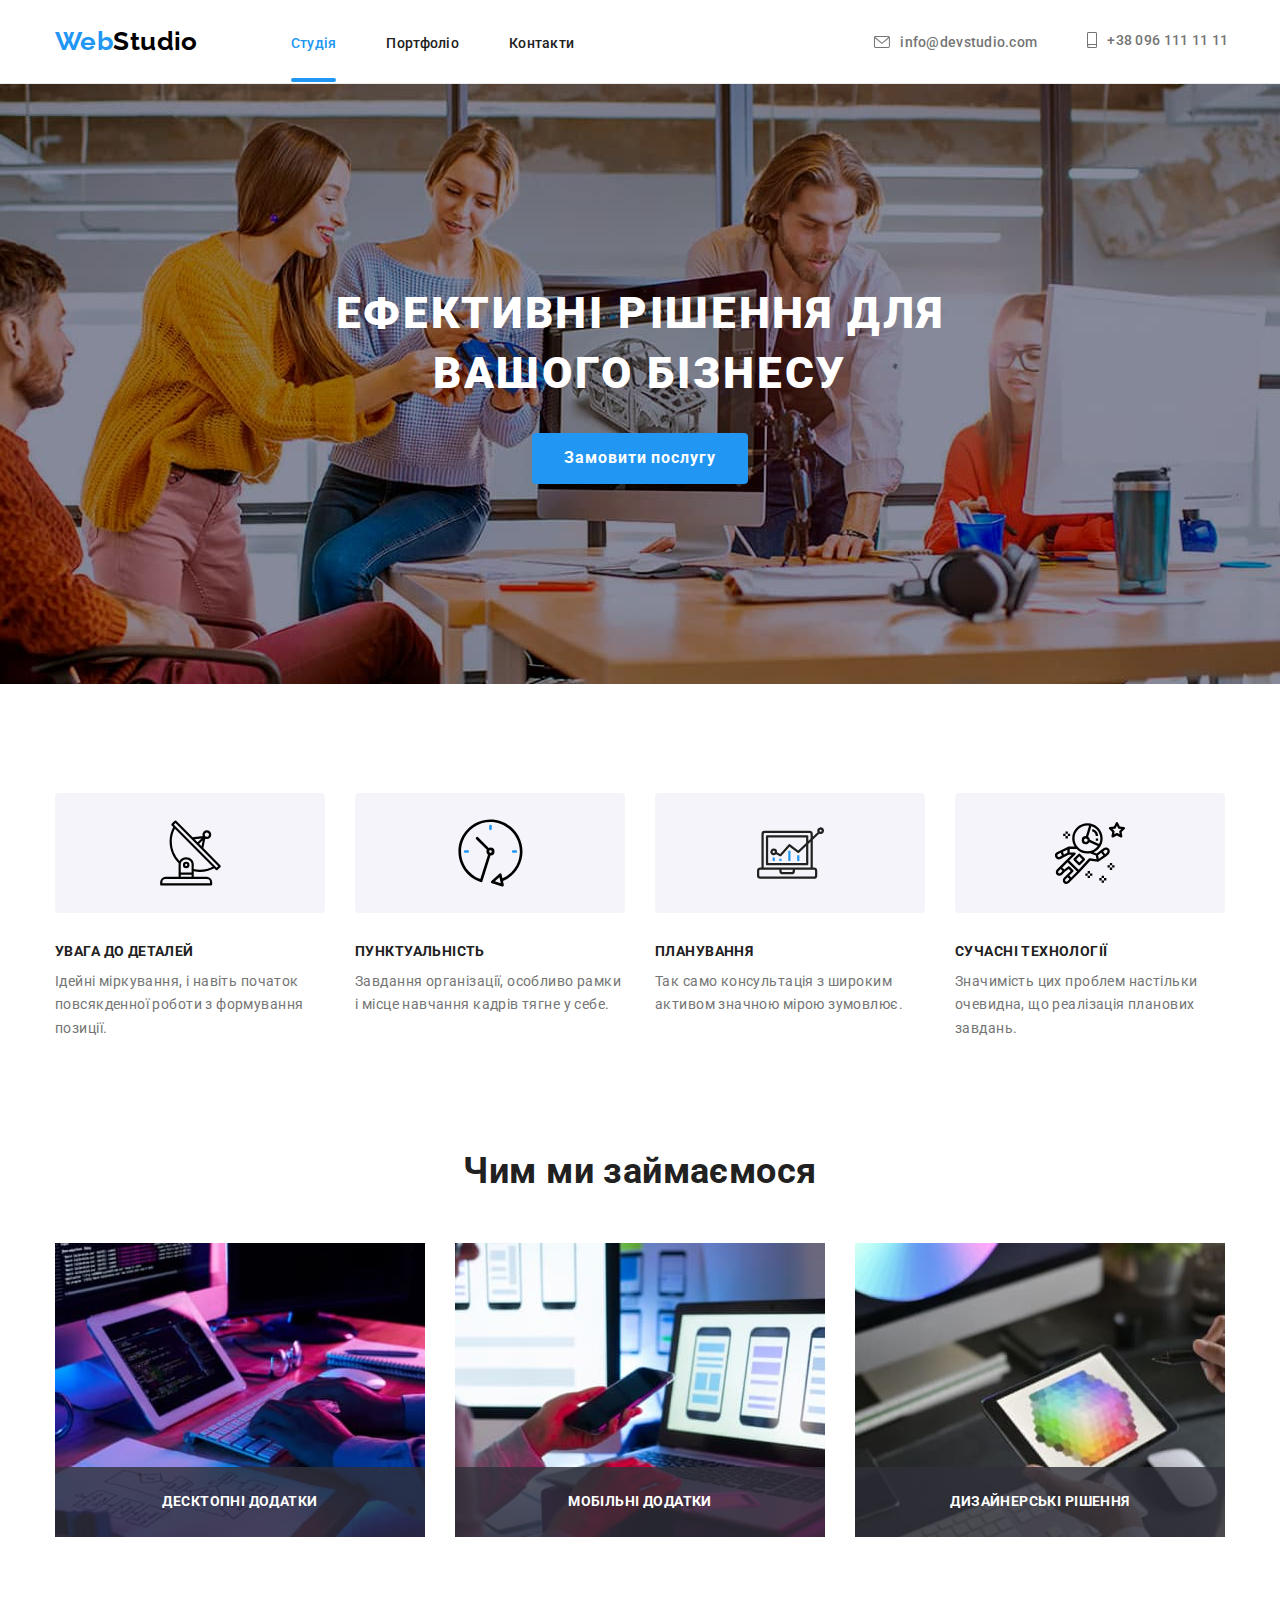
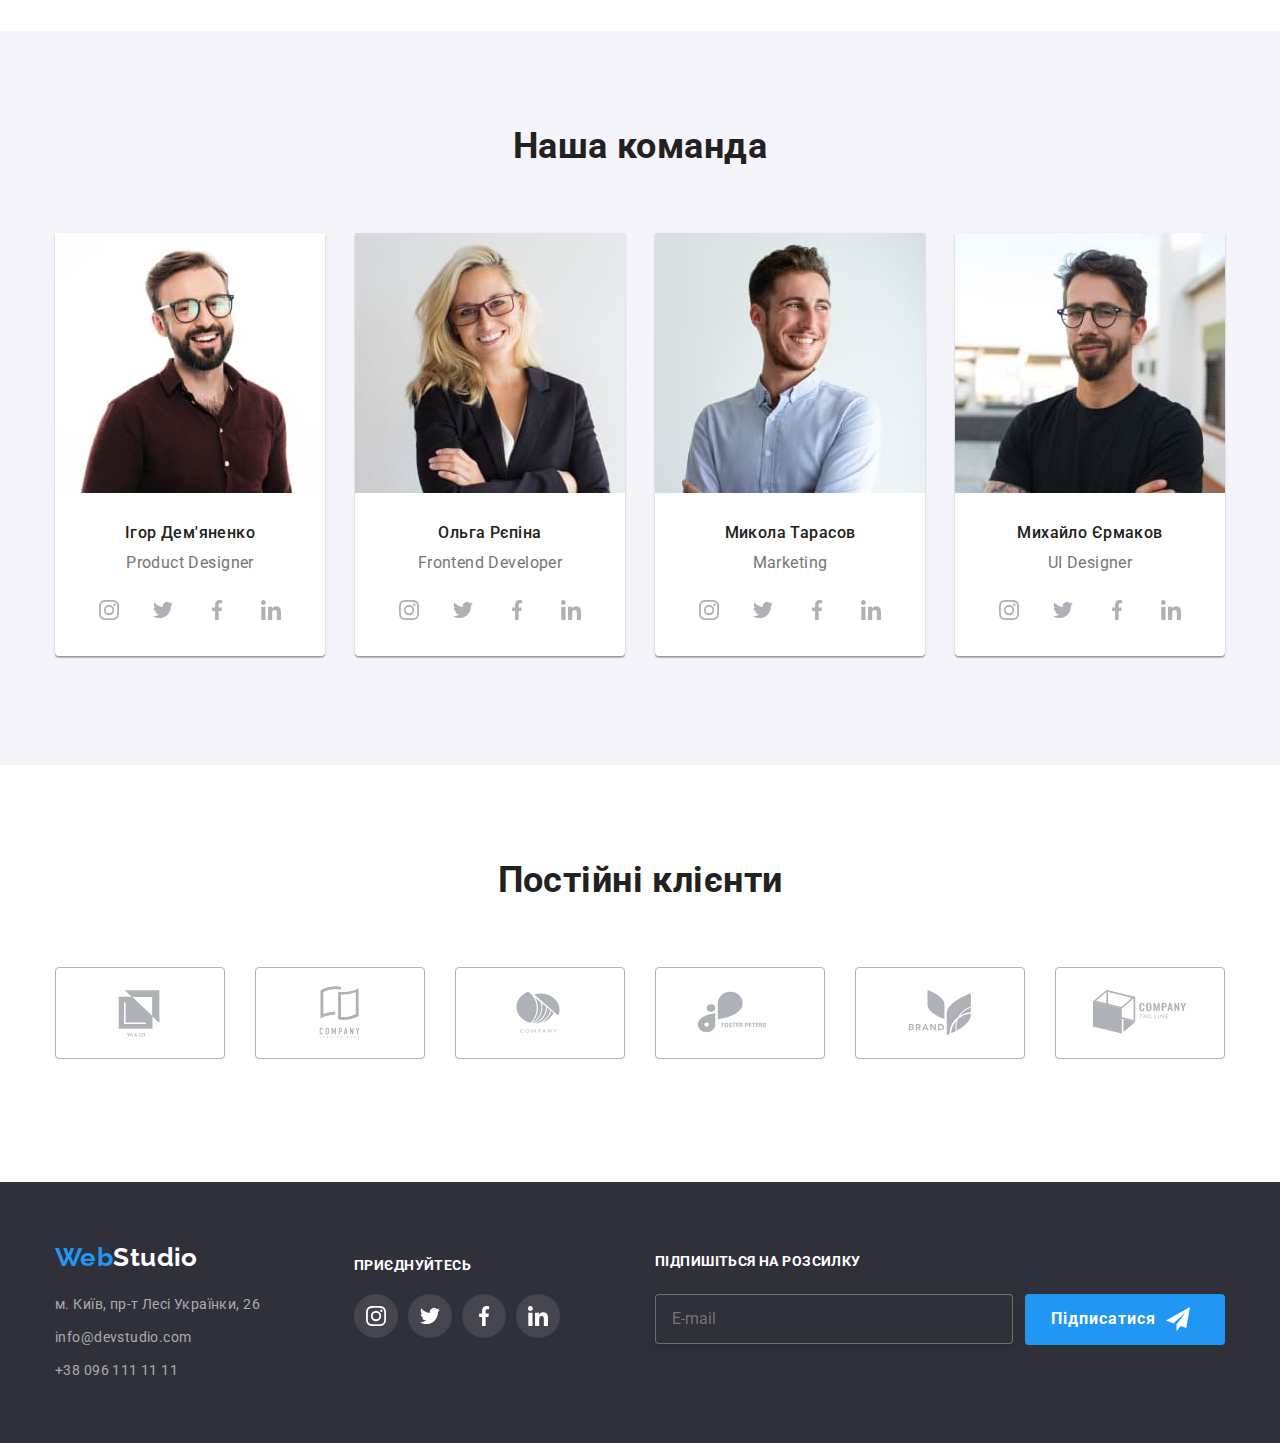
<file: index.html>
<!DOCTYPE html>
<html lang="uk">

<head>
    <meta charset="UTF-8" />
    <meta name="viewport" content="width=device-width, initial-scale=1.0" />
    <meta http-equiv="X-UA-Compatible" content="IE=edge" />
        <link rel="preconnect" href="https://fonts.googleapis.com">
    <link rel="preconnect" href="https://fonts.gstatic.com" crossorigin>
    <link
        href="https://fonts.googleapis.com/css2?family=Raleway:wght@400;700&family=Roboto:wght@400;500;700;900&display=swap"
        rel="stylesheet">    
    <title>Студія</title>
    <link rel="stylesheet" href="https://cdnjs.cloudflare.com/ajax/libs/modern-normalize/1.1.0/modern-normalize.min.css">
        <link rel="stylesheet" href="./css/main.min.css">

</head>

<body>

    <!-- Site header -->
    <header class="page-header">
        <div class="container container--flex">
            <nav class="nav">
                <a class="logo" href="./index.html"><span class="logo__web">Web</span><span
                        class="logo__studio">Studio</span></a>

                <button type="button" class="menu-toggle js-open-menu"
                aria-expanded="false"
                data-menu-button>
                    <svg class="menu-toggle__icon"                  width="40px"
                        height="40px"
                        aria-controls="menu-container"
                        aria-label="Перемикач мобільного меню">
                        <use class="icon-menu" href="./images/symbol-menu-container.svg#icon-menu_40px">
                        </use>
                        
                    </svg>
                </button>
                
                <div class="menu-container js-menu-container" id="menu-container" data-menu>
                    <button type="button" class="menu-toggle menu-toggle--colorise js-close-menu" aria-expanded="false" data-menu-button>
                        <svg class="menu-toggle__icon" width="40px" height="40px" aria-controls="menu-container"
                            aria-label="Перемикач мобільного меню">
                        
                        <use class="icon-menu" href="./images/symbol-menu-container.svg#icon-close_40px">
                        </use>
                        </svg>
                    </button>

                    <div class="navigation"> 
                        <ul class="site-nav list">
                            <li class="site-nav__item"><a class="site-nav__link site-nav__link--current" href="./index.html">Студія</a></li>
                            <li class="site-nav__item"><a class="site-nav__link" href="./portfolio.html">Портфоліо</a></li>
                            <li class="site-nav__item"><a class="site-nav__link" href="#contact">Контакти</a></li>
                        </ul>
                    </div>

                    <div class="contacts">
                        <ul class="site-contact list">
                        
                            <li class="site-contact__item">
                                <a class="site-contact__link" href="mailto:info@devstudio.com">
                                    <svg class="site-contact__icon" width="16px" height="12px">
                                        <use href="./images/symbol-defs.svg#icon-envelope">
                                        </use>
                                    </svg>
                                    <span class="site-contact__mail">info@devstudio.com</span>
                                </a>
                            </li>
                        
                            <li class="site-contact__item"><a class="site-contact__link" href="tel:+380961111111">
                                    <svg class="site-contact__icon" width="10px" height="16px">
                                        <use href="./images/symbol-defs.svg#icon-smartphone">
                                        </use>
                                    </svg>
                                    <span class="site-contact__fone">+38 096 111 11 11</span>
                                </a>
                            </li>
                        </ul>
                    </div>

                    <div class="social-netwok">
                        <!-- social network -->
                        <ul class="social-list social-list--menu">
                            <!-- instagram -->
                            <li class="social-list__item">
                                <a class="social-list__links" href="https://www.instagram.com/" target="_blank">Instagram
                                </a>
                                <!-- twitter -->
                            </li>
                            <li class="social-list__item">
                                <a class="social-list__links" href="https://twitter.com/" target="_blank">Twitter
                                </a>
                            </li>
                            <!-- facebook -->
                            <li class="social-list__item">
                                <a class="social-list__links" href="https://www.facebook.com/" target="_blank">Facebook
                                </a>
                            </li>
                            <!-- linkedin -->
                            <li class="social-list__item">
                                <a class="social-list__links" href="https://www.linkedin.com/" target="_blank">LinkedIn
                                </a>
                            </li>
                        </ul>
                    </div>
                </div>
            </nav>
    
            
        </div>
    </header>
    <main>

<!--Hero-->
<section  class="hero">
    <div class="hero-container">
        <h1 class="hero-container__title">Ефективні рішення для <br /> вашого бізнесу</h1>
        <button class="button" type="button" data-modal-open>
            Замовити послугу
        </button>
    </div>
        
    
            
</section>
     
<!-- Features -->
        <section class="features">
            <h2 class="features__title">Особливості</h2>

<div class="container">
    <ul class="feature list">

        <!-- feature-1 -->
        <li class="feature__item">

            <div class="feature__container">
                <svg class="feature__icon" width="65" height="70">
                    <use href="./images/symbol-defs.svg#icon-antenna">
                    </use>
                </svg>
            </div>
            
            <h3 class="feature__title">УВАГА ДО ДЕТАЛЕЙ</h3>
            <p class="feature__text">
                Ідейні міркування, і навіть початок повсякденної роботи з формування позиції.
            </p>
        </li>

        <!-- feature-2 -->
        <li class="feature__item">

            <div class="feature__container">
                <svg class="feature__icon" width="67" height="70">
                    <use href="./images/symbol-defs.svg#icon-clock">
                    </use>
                </svg>
            </div>
            
            <h3 class="feature__title">ПУНКТУАЛЬНІСТЬ</h3>
            <p class="feature__text">
                Завдання організації, особливо рамки і місце навчання кадрів тягне у себе.
            </p>
        </li>

        <!-- feature-3 -->
            <li class="feature__item">
                <div class="feature__container">
                    <svg class="feature__icon" width="67" height="70">
                        <use href="./images/symbol-defs.svg#icon-diagram">
                        </use>
                    </svg>
                </div>

                <h3 class="feature__title">ПЛАНУВАННЯ</h3>
                <p class="feature__text">
                    Так само консультація з широким активом значною мірою зумовлює.
                </p>
            </li>

        <!-- feature-4 -->
        <li class="feature__item">

            <div class="feature__container">
                <svg class="feature__icon" width="70" height="70">
                    <use href="./images/symbol-defs.svg#icon-astronaut">
                    </use>
                </svg>
            </div>
            
            <h3 class="feature__title">СУЧАСНІ ТЕХНОЛОГІЇ</h3>
            <p class="feature__text">
                Значимість цих проблем настільки очевидна, що реалізація планових завдань.
            </p>

        </li>
</ul>
            </div>
        </section>

<!-- work -->
<section class="works">
    <div class="container">
        <h2 class="works__title">
                            Чим ми займаємося
        </h2>
            <ul class="work list">
                <li class="work__item">
                    <div class="work__container">
                        <img class="work__image"
                        srcset="
                        images/img/desktop/Desktop-applications-370.jpg 1x,
                        images/img/desktop/Desktop-applications-640.jpg 2x
                        "
                        src="images/img/desktop/Desktop-applications-370.jpg" alt="робота на клавіатурі перед монітором"
                        sizes="(min-width: 1200px) 25vw"
                        >
                        <p class="work__label">Десктопні додатки</p>
                    </div>
                                
                            </li>
                <li class="work__item">
                    <div class="work__container">
                        <img class="work__image"
                         srcset="images/img/mobile/Mobile-applications-370.jpg 1x,
                         images/img/mobile/Mobile-applications-640.jpg 2x
                         "
                         src="images/img/mobile/Mobile-applications-370.jpg" alt="робота на телефоны"
                         sizes="(min-width: 1200px) 25vw"
                         >
                        <p class="work__label">Мобільні додатки</p>
                    </div>
                                
                            </li>
                <li class="work__item">
                    <div class="work__container">
                        <img class="work__image"
                        srcset="images/img/design/Design-solutions-370.jpg 1x,
                         images/img/design/Design-solutions-640.jpg 2x
                         "
                        src="images/img/design/Design-solutions-370.jpg" alt="робота на планшеті"
                        sizes="(min-width: 1200px) 25vw"
                        >
                        <p class="work__label">Дизайнерські рішення</p>
                                </div>
                            </li>
                                
            </ul>

    </div>
                    
        </section>
      
<!-- team -->
<section class="teams">
            <div class="container">
                <h2 class="teams__title">
                    Наша команда
                </h2>

                <ul class="team list">
                    <!-- Team card 1 -->

                    <li class="team__card">
                        <img class="team__image"
                        srcset="
                        images/img/product-designer/product-designer-270.jpg 1x,
                        images/img/product-designer/product-designer-354.jpg 2x,
                        images/img/product-designer/product-designer-450.jpg 1x,images/img/product-designer/product-designer-540.jpg 2x,
                        images/img/product-designer/product-designer-708.jpg 1x,
                        images/img/product-designer/product-designer-900.jpg 2x
                        "
                        src="images/img/product-designer/product-designer-450.jpg" alt="робота на клавіатурі перед монітором"
                        sizes="(min-width: 1200px) 25vw, (min-width: 768px) 50vw, 100vw">
                        <h3 class="team__name">Ігор Дем'яненко</h3>
                        <p class="team__position">Product Designer</p>
                        <!-- social network -->
                        <ul class="social-list">
                            <!-- instagram -->
                            <li class="social-list__item">
                                <a class="social-list__link" href="https://www.instagram.com/" target="_blank">
                                    <svg width="20px" height="20px">
                                        <use href="./images/symbol-defs.svg#icon-instagram">
                                        </use>
                                    </svg>
                                </a>
                                <!-- twitter -->
                            </li>
                            <li class="social-list__item">
                                <a class="social-list__link" href="https://twitter.com/" target="_blank">
                                    <svg width="20px" height="20px">
                                        <use href="./images/symbol-defs.svg#icon-twitter">
                                        </use>
                                    </svg>
                                </a>
                            </li>
                            <!-- facebook -->
                            <li class="social-list__item">
                                <a class="social-list__link" href="https://www.facebook.com/" target="_blank">
                                    <svg width="20px" height="20px">
                                        <use href="./images/symbol-defs.svg#icon-facebook">
                                        </use>
                                    </svg>
                                </a>
                            </li>
                            <!-- linkedin -->
                            <li class="social-list__item">
                                <a class="social-list__link" href="https://www.linkedin.com/" target="_blank">
                                    <svg width="20px" height="20px">
                                        <use href="./images/symbol-defs.svg#icon-linkedin">
                                        </use>
                                    </svg>
                                </a>
                            </li>
                        </ul>
                    </li>

                    <!-- Team card 2 -->
                    <li class="team__card">
                        <img class="team__image" srcset="
                        images/img/frontend-developer/frontend-developer-270.jpg 1x,
                        images/img/frontend-developer/frontend-developer-354.jpg 2x,
                        images/img/frontend-developer/frontend-developer-450.jpg 1x,images/images/img/frontend-developer/frontend-developer-540.jpg 2x,
                        images/img/frontend-developer/frontend-developer-708.jpg 1x,
                        images/img/frontend-developer/frontend-developer-900.jpg 2x
                        "
                        src="images/img/frontend-developer/frontend-developer-450.jpg"
                        alt="робота на клавіатурі перед монітором" sizes="(min-width: 1200px) 25vw, (min-width: 768px) 50vw, 100vw">
                        <h3 class="team__name">Ольга Рєпіна</h3>
                        <p class="team__position">Frontend Developer</p>
                        <!-- social network -->
                        <ul class="social-list">
                            <!-- instagram -->
                            <li class="social-list__item">
                                <a class="social-list__link" href="https://www.instagram.com/" target="_blank">
                                    <svg width="20px" height="20px">
                                        <use href="./images/symbol-defs.svg#icon-instagram">
                                        </use>
                                    </svg>
                                </a>
                                <!-- twitter -->
                            </li>
                            <li class="social-list__item">
                                <a class="social-list__link" href="https://twitter.com/" target="_blank">
                                    <svg width="20px" height="20px">
                                        <use href="./images/symbol-defs.svg#icon-twitter">
                                        </use>
                                    </svg>
                                </a>
                            </li>
                            <!-- facebook -->
                            <li class="social-list__item">
                                <a class="social-list__link" href="https://www.facebook.com/" target="_blank">
                                    <svg width="20px" height="20px">
                                        <use href="./images/symbol-defs.svg#icon-facebook">
                                        </use>
                                    </svg>
                                </a>
                            </li>
                            <!-- linkedin -->
                            <li class="social-list__item">
                                <a class="social-list__link" href="https://www.linkedin.com/" target="_blank">
                                    <svg width="20px" height="20px">
                                        <use href="./images/symbol-defs.svg#icon-linkedin">
                                        </use>
                                    </svg>
                                </a>
                            </li>
                        </ul>
                    </li>

                    <!-- Team card 3 -->
                    <li class="team__card">
                        <img class="team__image" srcset="
                        images/img/marketing/marketing-270.jpg 1x,
                        images/img/marketing/marketing-354.jpg 1x,
                        images/img/marketing/marketing-450.jpg 2x,
                        images/img/marketing/marketing-540.jpg 2x,images/
                        images/img/marketing/marketing-708.jpg 1x,
                        images/img/marketing/marketing-900.jpg 2x
                        "
                        src="images/img/marketing/marketing-450.jpg"
                        alt="робота на клавіатурі перед монітором" sizes="(min-width: 1200px) 25vw, (min-width: 768px) 50vw, 100vw">
                        <h3 class="team__name">Микола Тарасов</h3>
                        <p class="team__position">Marketing</p>
<!-- social network -->
                        <ul class="social-list">
    <!-- instagram -->
                                <li class="social-list__item">
                                <a class="social-list__link" href="https://www.instagram.com/" target="_blank">
                                    <svg  width="20px" height="20px">
                                        <use href="./images/symbol-defs.svg#icon-instagram">
                                        </use>
                                    </svg>
                                </a>
    <!-- twitter -->
                            </li>
                            <li class="social-list__item">
                                <a class="social-list__link" href="https://twitter.com/" target="_blank">
                                    <svg  width="20px" height="20px">
                                        <use href="./images/symbol-defs.svg#icon-twitter">
                                        </use>
                                    </svg>
                                </a>
                            </li>
    <!-- facebook -->
                            <li class="social-list__item">
                                <a class="social-list__link" href="https://www.facebook.com/" target="_blank">
                                    <svg  width="20px" height="20px">
                                        <use href="./images/symbol-defs.svg#icon-facebook">
                                        </use>
                                    </svg>
                                </a>
                            </li>
    <!-- linkedin -->
                            <li class="social-list__item">
                                <a class="social-list__link" href="https://www.linkedin.com/" target="_blank">
                                    <svg  width="20px" height="20px">
                                        <use href="./images/symbol-defs.svg#icon-linkedin">
                                        </use>
                                    </svg>
                                </a>
                            </li>
                        </ul>
                    </li>

                    <!-- Team card 4 -->
                    <li class="team__card">
                        <img class="team__image" srcset="
                        images/img/ui-designer/ui-designer-270.jpg 1x,
                        images/img/ui-designer/ui-designer-354.jpg 2x,
                        images/img/ui-designer/ui-designer-450.jpg 1x,images/images/img/ui-designer/ui-designer-540.jpg 2x,
                        images/img/ui-designer/ui-designer-708.jpg 1x,
                        images/img/ui-designer/ui-designer-900.jpg 2x
                        "
                        src="images/img/ui-designer/ui-designer-450.jpg"
                        alt="робота на клавіатурі перед монітором" sizes="(min-width: 1200px) 25vw, (min-width: 768px) 50vw, 100vw">
                        <h3 class="team__name">Михайло Єрмаков</h3>
                        <p class="team__position">UI Designer</p>
                        <!-- social network -->
                        <ul class="social-list">
                            <!-- instagram -->
                            <li class="social-list__item">
                                <a class="social-list__link" href="https://www.instagram.com/" target="_blank">
                                    <svg width="20px" height="20px">
                                        <use href="./images/symbol-defs.svg#icon-instagram">
                                        </use>
                                    </svg>
                                </a>
                                <!-- twitter -->
                            </li>
                            <li class="social-list__item">
                                <a class="social-list__link" href="https://twitter.com/" target="_blank">
                                    <svg width="20px" height="20px">
                                        <use href="./images/symbol-defs.svg#icon-twitter">
                                        </use>
                                    </svg>
                                </a>
                            </li>
                            <!-- facebook -->
                            <li class="social-list__item">
                                <a class="social-list__link" href="https://www.facebook.com/" target="_blank">
                                    <svg width="20px" height="20px">
                                        <use href="./images/symbol-defs.svg#icon-facebook">
                                        </use>
                                    </svg>
                                </a>
                            </li>
                            <!-- linkedin -->
                            <li class="social-list__item">
                                <a class="social-list__link" href="https://www.linkedin.com/" target="_blank">
                                    <svg width="20px" height="20px">
                                        <use href="./images/symbol-defs.svg#icon-linkedin">
                                        </use>
                                    </svg>
                                </a>
                            </li>
                        </ul>
                    </li>
                </ul>
            </div>
        </section>

<!-- customers -->
<section class="customers">
            <div class="container">
                <h2 class="customers__title">
                    Постійні клієнти
                </h2>
                     
                        <ul class="customers__list">
                            
        <!-- customer 1 -->
                            <li class="customers__item">
                                <a class="customers__link" href="" target="_blank">
                                    <svg width="106">
                                        <use href="./images/symbol-defs.svg#icon-logo-1">
                                        </use>
                                    </svg>
                                </a>


    <!-- customer 2 -->
                        <li class="customers__item">
                            <a class="customers__link" href="" target="_blank">
                                <svg width="106">
                                    <use href="./images/symbol-defs.svg#icon-logo-2">
                                    </use>
                                </svg>
                            </a>

    <!-- customer 3 -->
                <li class="customers__item">
                    <a class="customers__link" href="" target="_blank">
                        <svg width="106">
                            <use href="./images/symbol-defs.svg#icon-logo-3">
                            </use>
                        </svg>
                    </a>

    <!-- customer 4 -->
        <li class="customers__item">
            <a class="customers__link" href="" target="_blank">
                <svg width="106">
                    <use href="./images/symbol-defs.svg#icon-logo-4">
                    </use>
                </svg>
            </a>

    <!-- customer 5 -->
            <li class="customers__item">
                <a class="customers__link" href="" target="_blank">
                    <svg width="106">
                        <use href="./images/symbol-defs.svg#icon-logo-5">
                        </use>
                    </svg>
                </a>

    <!-- customer 6 -->
                <li class="customers__item">
                    <a class="customers__link" href="" target="_blank">
                        <svg width="106">
                            <use href="./images/symbol-defs.svg#icon-logo-6">
                            </use>
                        </svg>
                    </a>
                </ul>
            </div>
        </section>
            
    </main>

<!--  Footer -->
    <footer class="footer">
        <div class="container" id="contact">
            <div class="list">

<div class="footer-list">
    <!-- Logo - address -->
<div class="footer-container">

    <a class="logo logo--indentation" href="./index.html"><span class="logo__web">Web</span><span
            class="logo__studio logo__studio--inverse">Studio</span></a>

    <!-- address -->
    <address class="address">
        <ul class="address__list">
            <li class="address__link"><a
                    href="https://www.google.com/maps/place/%D0%B1%D1%83%D0%BB%D1%8C%D0%B2%D0%B0%D1%80+%D0%9B%D0%B5%D1%81%D1%96+%D0%A3%D0%BA%D1%80%D0%B0%D1%97%D0%BD%D0%BA%D0%B8,+26,+%D0%9A%D0%B8%D1%97%D0%B2,+02000/data=!4m2!3m1!1s0x40d4cf0e033ecbe9:0x57a4dffefec77da0?sa=X&ved=2ahUKEwiPptK92_36AhXBwosKHbMfA9IQ8gF6BAgJEAE"
                    target="_blank">м. Київ, пр-т Лесі Українки, 26</a></li>
            <li class="address__link"><a href="mailto:info@devstudio.com">info@devstudio.com</a></li>
            <li class="address__link"><a href="tel:+380961111111">+38 096 111 11 11</a></li>
        </ul>

    </address>
</div>

    <!-- Social network Footer-->
<div class="socials">

    <p class="socials__title">
        приєднуйтесь
    </p>

    <!-- social network -->
    <ul class="social-list social-list--displaced">
        <!-- instagram -->
        <li class="social-list__item">
            <a class="social-list__link social-list__link--repainted" href="https://www.instagram.com/" target="_blank">
                <svg width="20px" height="20px">
                    <use href="./images/symbol-defs.svg#icon-instagram">
                    </use>
                </svg>
            </a>
        </li>
        <!-- twitter -->
        <li class="social-list__item">
            <a class="social-list__link social-list__link--repainted" href="https://twitter.com/" target="_blank">
                <svg width="20px" height="20px">
                    <use href="./images/symbol-defs.svg#icon-twitter">
                    </use>
                </svg>
            </a>
        </li>
        <!-- facebook -->
        <li class="social-list__item">
            <a class="social-list__link social-list__link--repainted" href="https://www.facebook.com/" target="_blank">
                <svg width="20px" height="20px">
                    <use href="./images/symbol-defs.svg#icon-facebook">
                    </use>
                </svg>
            </a>
        </li>
        <!-- linkedin -->
        <li class="social-list__item">
            <a class="social-list__link social-list__link--repainted" href="https://www.linkedin.com/" target="_blank">
                <svg width="20px" height="20px">
                    <use href="./images/symbol-defs.svg#icon-linkedin">
                    </use>
                </svg>
            </a>
        </li>
    </ul>
</div>
</div>
                
    
<!-- subscription -->
                <div class="subscription">
                    <p class="subscription__text">Підпишіться на розсилку</p>
                    <div class="subscription__field">
                        <input type="email" name="mail" id="mail" placeholder="E-mail">
    
                        <button class="button button--decorated">Підписатися
                            <svg class="subscription__icon" width="24px" height="24px">
                                <use href="./images/icons.svg#icon-send">
                                </use>
                            </svg>
                        </button>
                    </div>
                </div>
            </div>
        </div>

<!-- Modal screen -->
        <div class="backdrop  is-hidden" data-modal>
            <div class="modal">
                <button class="modal__button" data-modal-close>
                    <svg  width="17px" height="17px">
                        <use href="./images/symbol-defs-close.svg#icon-close-black-1-1">
                        </use>
                    </svg>
                </button>
                <b class="modal__title">
                    Залиште свої дані, ми вам передзвонимо
                </b>

                <form class="form">
        
                    <div class="form__field">
                        <label for="name">Ім'я</label>
                        <input class="form__input" type="text" name="name" id="name" required>
                        <svg class="form__icon" width="12px" height="12px">
                            <use href="./images/icons.svg#icon-people">
                            </use>
                        </svg>
        
                    </div>
        
                    <div class="form__field">
                        <label for="tel">Телефон</label>
                        <input class="form__input" type="tel" name="tel" id="tel" required>
                        <svg class="form__icon" width="13px" height="13px">
                            <use href="./images/icons.svg#icon-phone">
                            </use>
                        </svg>
                    </div>
        
                    <div class="form__field">
                        <label for="email">Пошта</label>
                        <input class="form__input" type="email" name="mail" id="email" required>
                        <svg class="form__icon" width="15px" height="12px">
                            <use href="./images/icons.svg#icon-mail-2">
                            </use>
                        </svg>
                    </div>
        
                    <div class="form__comment">
                        <label for="coment">Коментар</label>
                        <textarea class="comment__area" name="coment" id="coment" rows="6"
                            placeholder="Введіть текст" required></textarea>
                    </div>
<!-- checkbox -->
                    <label class="checkbox">
                        <input class="checkbox__input" type="checkbox" name="checkbox">
                        <span class="checkbox__label"> </span>
                            Погоджуюся з розсилкою та приймаю <a class="checkbox__link" href=""> Умови
                            договору</a>
                    </label>
        
                    <button class="button button--resizing" type="submit">Відправити</button>
                </form>
        
            </div>
        </div>
    </footer>
<script src="./js/modal.js"></script>
<script src="./js/mobile-menu.js"></script>
</body>

</html>
</file>
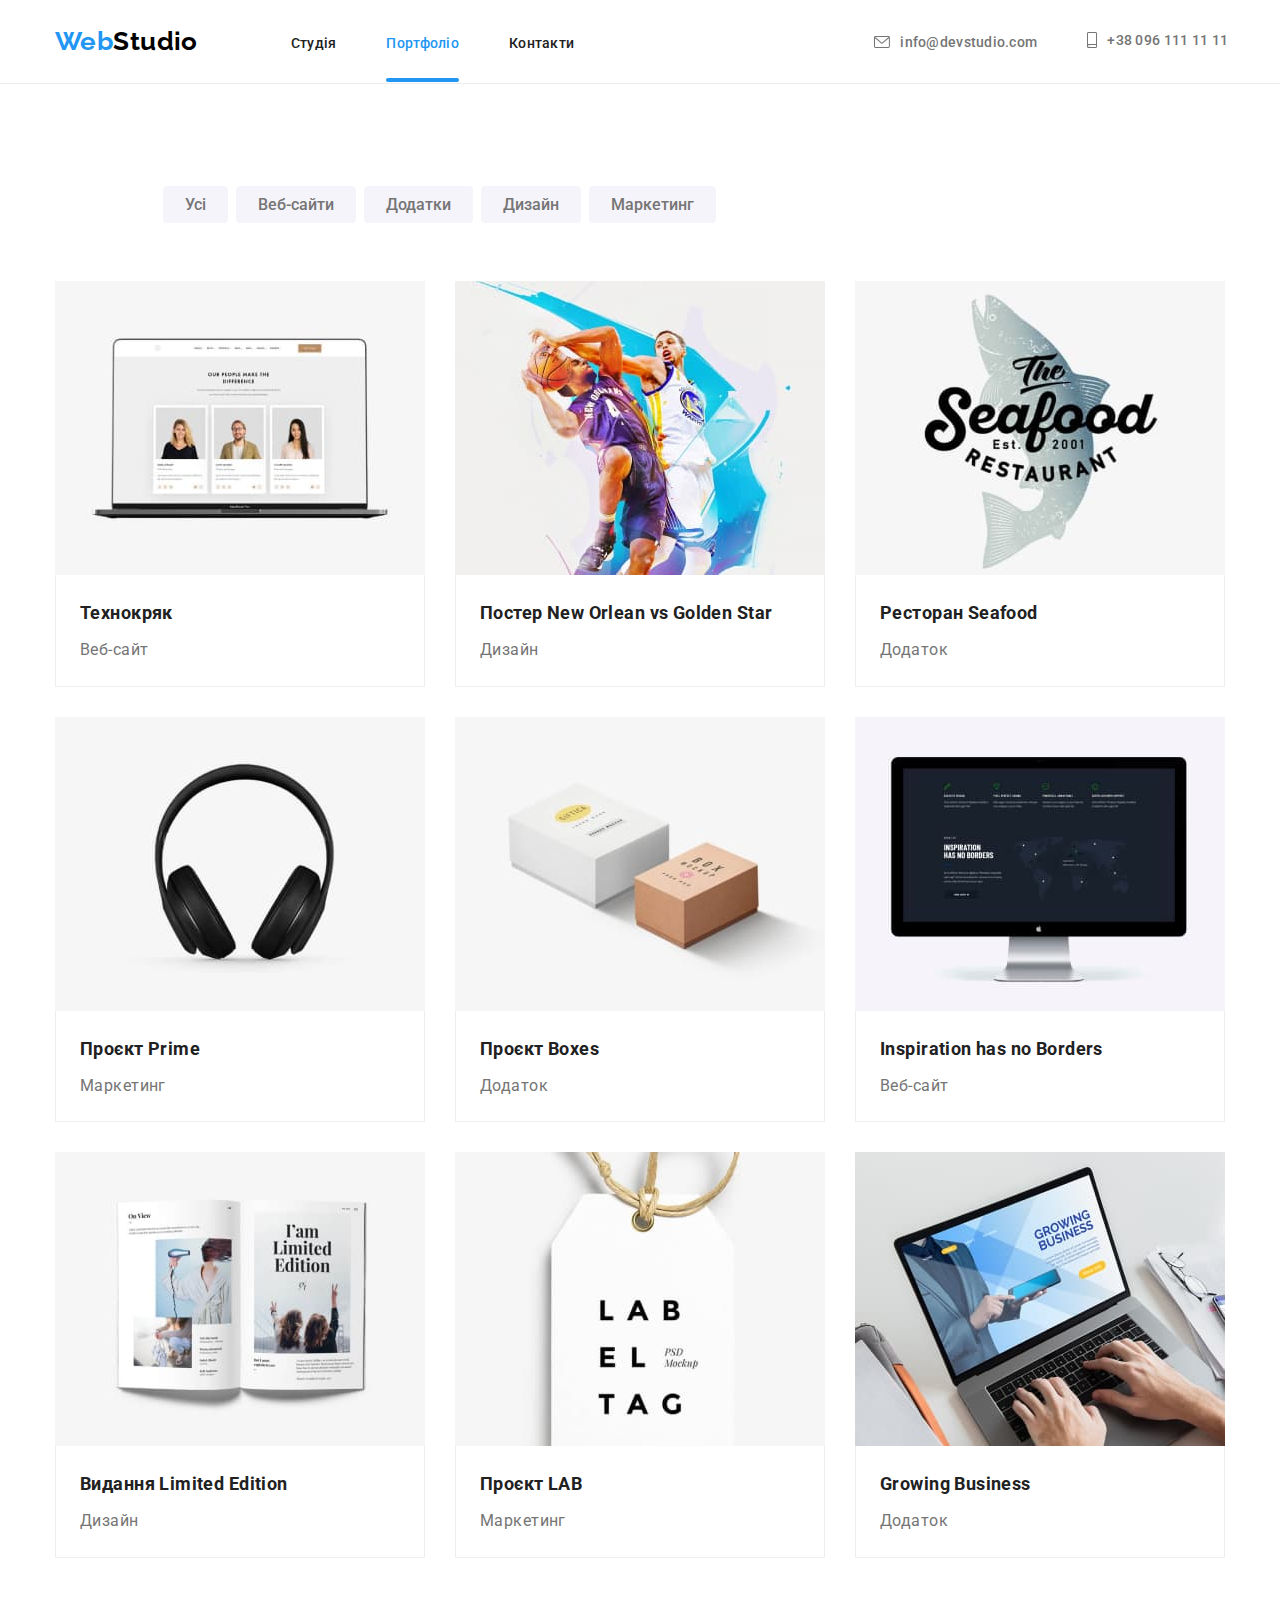
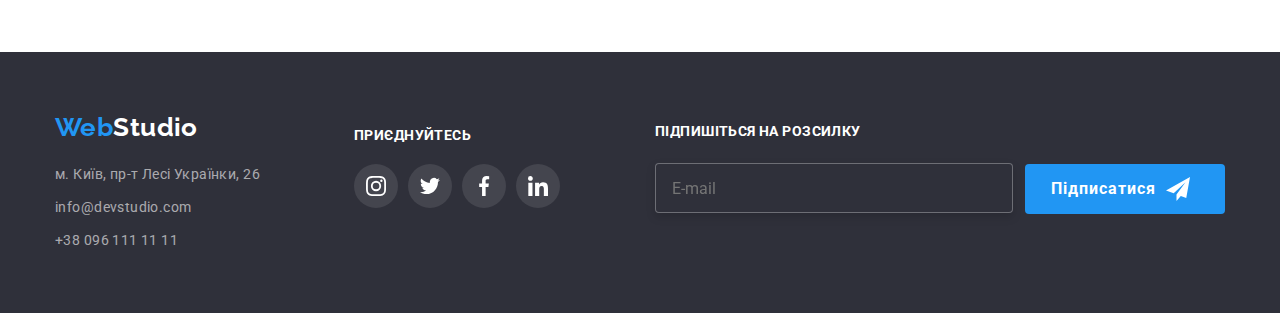
<file: portfolio.html>
<!DOCTYPE html>
<html lang="en">
<head>
    <meta charset="UTF-8">
    <meta name="viewport" content="width=device-width, initial-scale=1.0" />
    <meta http-equiv="X-UA-Compatible" content="IE=edge">
    <meta name="viewport" content="width=device-width, initial-scale=1.0">
    <link rel="preconnect" href="https://fonts.googleapis.com">
    <link rel="preconnect" href="https://fonts.gstatic.com" crossorigin>
    <link
        href="https://fonts.googleapis.com/css2?family=Raleway:wght@400;700&family=Roboto:wght@400;500;700;900&display=swap"
        rel="stylesheet">    
    <title>Портфоліо</title>
    <link rel="stylesheet" href="https://cdnjs.cloudflare.com/ajax/libs/modern-normalize/1.1.0/modern-normalize.min.css">
    <link rel="stylesheet" href="./css/main.min.css">
        
</head>
    <body>
        
        <!-- Site header -->
        <header class="page-header">
            <div class="container container--flex">
                <nav class="nav">
                    <a class="logo" href="./index.html"><span class="logo__web">Web</span><span
                            class="logo__studio">Studio</span></a>
        <!-- Mobile menu -->
                    <button type="button" class="menu-toggle js-open-menu" aria-expanded="false" data-menu-button>
                        <svg class="menu-toggle__icon" width="40px" height="40px" aria-controls="menu-container"
                            aria-label="Перемикач мобільного меню">
                            <use class="icon-menu" href="./images/symbol-menu-container.svg#icon-menu_40px">
                            </use>
        
                        </svg>
                    </button>
                    
                    <div class="menu-container js-menu-container" id="menu-container" data-menu>
                        <button type="button" class="menu-toggle menu-toggle--colorise js-close-menu" aria-expanded="false"
                            data-menu-button>
                            <svg class="menu-toggle__icon" width="40px" height="40px" aria-controls="menu-container"
                                aria-label="Перемикач мобільного меню">
        
                                <use class="icon-menu" href="./images/symbol-menu-container.svg#icon-close_40px">
                                </use>
                            </svg>
                        </button>
        
                        <div class="navigation">
                            <ul class="site-nav list">
                                <li class="site-nav__item"><a class="site-nav__link"
                                        href="./index.html">Студія</a></li>
                                <li class="site-nav__item"><a class="site-nav__link site-nav__link--current" href="./portfolio.html">Портфоліо</a></li>
                                <li class="site-nav__item"><a class="site-nav__link" href="#contact">Контакти</a></li>
                            </ul>
                        </div>
        
                        <div class="contacts">
                            <ul class="site-contact list">
        
                                <li class="site-contact__item">
                                    <a class="site-contact__link" href="mailto:info@devstudio.com">
                                        <svg class="site-contact__icon" width="16px" height="12px">
                                            <use href="./images/symbol-defs.svg#icon-envelope">
                                            </use>
                                        </svg>
                                        <span class="site-contact__mail">info@devstudio.com</span>
                                    </a>
                                </li>
        
                                <li class="site-contact__item"><a class="site-contact__link" href="tel:+380961111111">
                                        <svg class="site-contact__icon" width="10px" height="16px">
                                            <use href="./images/symbol-defs.svg#icon-smartphone">
                                            </use>
                                        </svg>
                                        <span class="site-contact__fone">+38 096 111 11 11</span>
                                    </a>
                                </li>
                            </ul>
                        </div>
        
                        <div class="social-netwok">
                            <!-- social network -->
                            <ul class="social-list">
                                <!-- instagram -->
                                <li class="social-list__item">
                                    <a class="social-list__links" href="https://www.instagram.com/" target="_blank">Instagram
                                    </a>
                                    <!-- twitter -->
                                </li>
                                <li class="social-list__item">
                                    <a class="social-list__links" href="https://twitter.com/" target="_blank">Twitter
                                    </a>
                                </li>
                                <!-- facebook -->
                                <li class="social-list__item">
                                    <a class="social-list__links" href="https://www.facebook.com/" target="_blank">Facebook
                                    </a>
                                </li>
                                <!-- linkedin -->
                                <li class="social-list__item">
                                    <a class="social-list__links" href="https://www.linkedin.com/" target="_blank">LinkedIn
                                    </a>
                                </li>
                            </ul>
                        </div>
                    </div>  
                </nav>
        
        
            </div>
        </header>
        
        <main>
        
<!-- Main -->
         <section class="section">
            <div class="filter container">
                <h1 class="filter__title is-hidden">Проекти</h1>
                
<!-- Filters -->
<div class="filter__container">
    <ul class="filter__list">
        <li class="filter__item">
            <button data-work-type="" class="button-set__button active" type="button">
                Усі
            </button>
        </li>
        <li class="filter__item">
            <button data-work-type="website" class="button-set__button" type="button">
                Веб-сайти
            </button>
        </li>
        <li class="filter__item">
            <button data-work-type="app" class="button-set__button" type="button">
                Додатки
            </button>
        </li>
        <li class="filter__item">
            <button data-work-type="design" class="button-set__button" type="button">
                Дизайн
            </button>
        </li>
        <li class="filter__item">
            <button data-work-type="marketing" class="button-set__button" type="button">
                Маркетинг
            </button>
        </li>
    </ul>
</div>
            
                                
<!-- Projects -->
                <ul class="progect list">
                
    <!-- projet 1 -->
                    <li data-work-type="website" class="project__item">
                        <a class="project__link" href="">
                            <div class="project__box">
                                <img src="images/technocrjak.jpg" alt="Зображення трьох людей на екрані ноутбука" >

                                <div class="project__actions">
                                    <p class="project__text">
                                        Ресурс пропонує комплексні пропозиції з різним рівнем функціоналу та сервісів. Все це дозволить відвідувачу
                                        отримати
                                        вичерпні відомості про компанію чи приватну особу
                                    </p>
                                </div>
                            </div>
                                                       
                            <div class="project__description">
                                <h2 class="project__title">Технокряк</h2>
                                <p class="project__product">Веб-сайт
                                </p>
                            </div>
                        </a>
                    </li>
                
    <!-- projet 2 -->
                    <li data-work-type="design" class="project__item">
                        <a class="project__link" href="">
                            <div class="project__box">
                                <img src="images/neworlean.jpg" alt="двоє чоловіків грають в баскетбол">
                                <div class="project__actions">
                                    <p class="project__text">
                                        Ресурс пропонує комплексні пропозиції з різним рівнем функціоналу та сервісів. Все це дозволить відвідувачу
                                        отримати
                                        вичерпні відомості про компанію чи приватну особу
                                    </p>
                                </div>
                            </div>
                            
                            <div class="project__description">
                                <h2 class="project__title">Постер New Orlean vs Golden Star</h2>
                                <p class="project__product">Дизайн
                                </p>
                            </div>
                        </a>
                                            </li>
                
    <!-- projet 3 -->
                    <li data-work-type="app" class="project__item">
                        <a class="project__link" href="">
                            <div class="project__box">
                                <img src="./images/seafood.jpg" alt="двоє чоловіків грають в баскетбол">
                                
                                <div class="project__actions">
                                    <p class="project__text">
                                        Ресурс пропонує комплексні пропозиції з різним рівнем функціоналу та сервісів. Все це дозволить відвідувачу
                                        отримати
                                        вичерпні відомості про компанію чи приватну особу
                                    </p>
                                </div>
                            </div>
                            <div class="project__description">
                                <h2 class="project__title">Ресторан Seafood</h2>
                                <p class="project__product">Додаток
                                </p>
                            </div>
                        </a>
                                             
                    </li>
                
    <!-- projet 4 -->
                    <li data-work-type="marketing" class="project__item">
                        <a class="project__link" href="">
                            <div class="project__box">
                                <img src="./images/prime.jpg" alt="Навушники">
                                
                                <div class="project__actions">
                                    <p class="project__text">
                                        Ресурс пропонує комплексні пропозиції з різним рівнем функціоналу та сервісів. Все це дозволить відвідувачу
                                        отримати
                                        вичерпні відомості про компанію чи приватну особу
                                    </p>
                                </div>
                            </div>
                            <div class="project__description">
                                <h2 class="project__title">Проєкт Prime</h2>
                                <p class="project__product">Маркетинг
                                </p>
                            </div>
                        </a>
                                               
                    </li>
                
    <!-- projet 5 -->
                    <li data-work-type="app" class="project__item">
                        <a class="project__link" href="">
                            <div class="project__box">
                                <img src="./images/boxes.jpg" alt="Kt;Дві коробки лежать на підлозі">
                                
                                <div class="project__actions">
                                    <p class="project__text">
                                        Ресурс пропонує комплексні пропозиції з різним рівнем функціоналу та сервісів. Все це дозволить відвідувачу
                                        отримати
                                        вичерпні відомості про компанію чи приватну особу
                                    </p>
                                </div>
                            </div>
                            <div class="project__description">
                                <h2 class="project__title">Проєкт Boxes</h2>
                                <p class="project__product">Додаток
                                </p>
                            </div>
                        </a>
                                               
                    </li>
                
    <!-- projet 6 -->
                    <li data-work-type="website" class="project__item">
                        <a class="project__link" href="">
                            <div class="project__box">
                                <img src="./images/inspiration.jpg" alt="Дві коробки лежать на підлозі">
                                
                                <div class="project__actions">
                                    <p class="project__text">
                                        Ресурс пропонує комплексні пропозиції з різним рівнем функціоналу та сервісів. Все це дозволить відвідувачу
                                        отримати
                                        вичерпні відомості про компанію чи приватну особу
                                    </p>
                                </div>
                            </div>
                            <div class="project__description">
                                <h2 class="project__title">Inspiration has no Borders</h2>
                                <p class="project__product">Веб-сайт
                                </p>
                            </div>
                        </a>
                                                
                    </li>
                
    <!-- projet 7 -->
                    <li data-work-type="design" class="project__item">
                        <a class="project__link" href="">
                            <div class="project__box">
                                <img src="./images/edition.jpg" alt="Три фотографії на розгорнутому журналі">
                                
                                <div class="project__actions">
                                    <p class="project__text">
                                        Ресурс пропонує комплексні пропозиції з різним рівнем функціоналу та сервісів. Все це дозволить відвідувачу
                                        отримати
                                        вичерпні відомості про компанію чи приватну особу
                                    </p>
                                </div>
                            </div>
                            <div class="project__description">
                                <h2 class="project__title">Видання Limited Edition
                                </h2>
                                <p class="project__product">Дизайн
                                </p>
                            </div>
                        </a>
                        
                    </li>
                
    <!-- projet 8 -->
                    <li data-work-type="marketing" class="project__item">
                        <a class="project__link" href="">
                            <div class="project__box">
                                <img src="./images/lab.jpg" alt="Етикетка з написом">
                                
                                <div class="project__actions">
                                    <p class="project__text">
                                        Ресурс пропонує комплексні пропозиції з різним рівнем функціоналу та сервісів. Все це дозволить відвідувачу
                                        отримати
                                        вичерпні відомості про компанію чи приватну особу
                                    </p>
                                </div>
                            </div>
                            <div class="project__description">
                                <h2 class="project__title">Проєкт LAB
                                </h2>
                                <p class="project__product">Маркетинг
                                </p>
                            </div>
                        </a>         
                    </li>
                
    <!-- projet 9 -->
                    <li data-work-type="app" class="project__item">
                        <a class="project__link" href="">
                            <div class="project__box">
                                <img src="./images/business.jpg" alt="Дві руки на клавіатурі ноутбука">
                                
                                <div class="project__actions">
                                    <p class="project__text">
                                        Ресурс пропонує комплексні пропозиції з різним рівнем функціоналу та сервісів. Все це дозволить відвідувачу
                                        отримати
                                        вичерпні відомості про компанію чи приватну особу
                                    </p>
                                </div>
                            </div>
                            <div class="project__description">
                                <h2 class="project__title">Growing Business
                                </h2>
                                <p class="project__product">Додаток
                                </p>
                            </div>
                        </a>                        
                    </li>
                
                </ul>
            </div>
         </section>
            
        </main>
        <!--  Footer -->
        <footer class="footer">
            <div class="container" id="contact">
                <div class="list">
        
                    <div class="footer-list">
                        <!-- Logo - address -->
                        <div class="footer-container">
        
                            <a class="logo logo--indentation" href="./index.html"><span class="logo__web">Web</span><span
                                    class="logo__studio logo__studio--inverse">Studio</span></a>
        
                            <!-- address -->
                            <address class="address">
                                <ul class="address__list">
                                    <li class="address__link"><a
                                            href="https://www.google.com/maps/place/%D0%B1%D1%83%D0%BB%D1%8C%D0%B2%D0%B0%D1%80+%D0%9B%D0%B5%D1%81%D1%96+%D0%A3%D0%BA%D1%80%D0%B0%D1%97%D0%BD%D0%BA%D0%B8,+26,+%D0%9A%D0%B8%D1%97%D0%B2,+02000/data=!4m2!3m1!1s0x40d4cf0e033ecbe9:0x57a4dffefec77da0?sa=X&ved=2ahUKEwiPptK92_36AhXBwosKHbMfA9IQ8gF6BAgJEAE"
                                            target="_blank">м. Київ, пр-т Лесі Українки, 26</a></li>
                                    <li class="address__link"><a href="mailto:info@devstudio.com">info@devstudio.com</a></li>
                                    <li class="address__link"><a href="tel:+380961111111">+38 096 111 11 11</a></li>
                                </ul>
        
                            </address>
                        </div>
        
                        <!-- Social network Footer-->
                        <div class="socials">
        
                            <p class="socials__title">
                                приєднуйтесь
                            </p>
        
                            <!-- social network -->
                            <ul class="social-list social-list--displaced">
                                <!-- instagram -->
                                <li class="social-list__item">
                                    <a class="social-list__link social-list__link--repainted" href="https://www.instagram.com/"
                                        target="_blank">
                                        <svg width="20px" height="20px">
                                            <use href="./images/symbol-defs.svg#icon-instagram">
                                            </use>
                                        </svg>
                                    </a>
                                </li>
                                <!-- twitter -->
                                <li class="social-list__item">
                                    <a class="social-list__link social-list__link--repainted" href="https://twitter.com/"
                                        target="_blank">
                                        <svg width="20px" height="20px">
                                            <use href="./images/symbol-defs.svg#icon-twitter">
                                            </use>
                                        </svg>
                                    </a>
                                </li>
                                <!-- facebook -->
                                <li class="social-list__item">
                                    <a class="social-list__link social-list__link--repainted" href="https://www.facebook.com/"
                                        target="_blank">
                                        <svg width="20px" height="20px">
                                            <use href="./images/symbol-defs.svg#icon-facebook">
                                            </use>
                                        </svg>
                                    </a>
                                </li>
                                <!-- linkedin -->
                                <li class="social-list__item">
                                    <a class="social-list__link social-list__link--repainted" href="https://www.linkedin.com/"
                                        target="_blank">
                                        <svg width="20px" height="20px">
                                            <use href="./images/symbol-defs.svg#icon-linkedin">
                                            </use>
                                        </svg>
                                    </a>
                                </li>
                            </ul>
                        </div>
                    </div>
        
        
                    <!-- subscription -->
                    <div class="subscription">
                        <p class="subscription__text">Підпишіться на розсилку</p>
                        <div class="subscription__field">
                            <input type="email" name="mail" id="mail" placeholder="E-mail">
        
                            <button class="button button--decorated">Підписатися
                                <svg class="subscription__icon" width="24px" height="24px">
                                    <use href="./images/icons.svg#icon-send">
                                    </use>
                                </svg>
                            </button>
                        </div>
                    </div>
                </div>
            </div>
        
            <!-- Modal screen -->
            <div class="backdrop  is-hidden" data-modal>
                <div class="modal">
                    <button class="modal__button" data-modal-close>
                        <svg width="17px" height="17px">
                            <use href="./images/symbol-defs-close.svg#icon-close-black-1-1">
                            </use>
                        </svg>
                    </button>
                    <b class="modal__title">
                        Залиште свої дані, ми вам передзвонимо
                    </b>
        
                    <form class="form">
        
                        <div class="form__field">
                            <label for="name">Ім'я</label>
                            <input class="form__input" type="text" name="name" id="name">
                            <svg class="form__icon" width="12px" height="12px">
                                <use href="./images/icons.svg#icon-people">
                                </use>
                            </svg>
        
                        </div>
        
                        <div class="form__field">
                            <label for="tel">Телефон</label>
                            <input class="form__input" type="tel" name="tel" id="tel">
                            <svg class="form__icon" width="13px" height="13px">
                                <use href="./images/icons.svg#icon-phone">
                                </use>
                            </svg>
                        </div>
        
                        <div class="form__field">
                            <label for="email">Пошта</label>
                            <input class="form__input" type="email" name="mail" id="email">
                            <svg class="form__icon" width="15px" height="12px">
                                <use href="./images/icons.svg#icon-mail-2">
                                </use>
                            </svg>
                        </div>
        
                        <div class="form__comment">
                            <label for="coment">Коментар</label>
                            <textarea class="comment__area" name="coment" id="coment" rows="11"
                                placeholder="Введіть текст"></textarea>
                        </div>
                        <!-- checkbox -->
                        <label class="checkbox">
                            <input class="checkbox__input" type="checkbox" name="checkbox">
                            <span class="checkbox__label"></span>
                            Погоджуюся з розсилкою та приймаю <a class="checkbox__link" href="">Умови
                                договору</a>
                        </label>
        
                        <button class="button button--resizing" type="submit">Відправити</button>
                    </form>
        
                </div>
            </div>
        </footer>
     
        <script src="./js/filter.js"></script>
        <script src="./js/modal.js"></script>
        <script src="./js/mobile-menu.js"></script>
        
    </body>
</html>
</file>
<file: css/main.min.css>
html{-webkit-box-sizing:border-box;box-sizing:border-box}*,*::before,*::after{-webkit-box-sizing:inherit;box-sizing:inherit}body{margin:0;font-size:14px;line-height:1.7;letter-spacing:.03em;font-family:"Roboto",sans-serif;background-color:#fff;color:#757575}textarea{resize:none}.container{margin-left:auto;margin-right:auto;-webkit-box-align:center;-ms-flex-align:center;align-items:center}@media screen and (max-width: 767px){.container{width:480px}}@media screen and (min-width: 768px){.container{width:768px}}@media screen and (min-width: 1200px){.container{width:1200px}}@media screen and (min-width: 768px){.container--flex{display:-webkit-box;display:-ms-flexbox;display:flex}}.container ul{list-style:none}a{text-decoration:none}@media screen and (min-width: 768px){.list{margin-top:0;margin-bottom:0}}@media screen and (min-width: 1200px){.list{display:-webkit-box;display:-ms-flexbox;display:flex;-webkit-box-align:baseline;-ms-flex-align:baseline;align-items:baseline}}.section{padding-bottom:60px;padding-top:60px}@media screen and (min-width: 1200px){.section{padding-bottom:94px;padding-top:94px}}.works__title,.teams__title,.customers__title{margin-bottom:30px;margin-top:0;font-weight:700;font-size:28px;line-height:1.14;text-align:center;color:#212121}@media screen and (min-width: 1200px){.works__title,.teams__title,.customers__title{margin-bottom:50px;font-size:36px;line-height:1.2}}.is-hidden{position:absolute;width:1px;height:1px;margin:-1px;border:0;padding:0;white-space:nowrap;-webkit-clip-path:inset(100%);clip-path:inset(100%);clip:rect(0 0 0 0);overflow:hidden}.page-header{position:relative;border-bottom-width:1px;border-bottom-style:solid;border-bottom-color:#ececec}@media screen and (min-width: 768px){.page-header{-webkit-box-align:baseline;-ms-flex-align:baseline;align-items:baseline}}.nav{display:-webkit-box;display:-ms-flexbox;display:flex;-webkit-box-align:center;-ms-flex-align:center;align-items:center;-webkit-box-pack:justify;-ms-flex-pack:justify;justify-content:space-between}@media screen and (min-width: 1200px){.nav{padding-left:15px}}.menu-toggle{display:-webkit-inline-box;display:-ms-inline-flexbox;display:inline-flex;margin:0;padding:0;border:none;background-color:#fff}.menu-toggle.menu-toggle--colorise{position:absolute;left:90%;top:1%;cursor:pointer}.menu-toggle.menu-toggle--colorise:hover,.menu-toggle.menu-toggle--colorise:focus{color:#2196f3}.menu-toggle .icon-cross{display:none}.menu-toggle.is-open .icon-cross{display:block}.menu-toggle.is-open .icon-menu{display:none}.menu-toggle__icon{background-color:#fff;margin-right:15px;fill:currentColor}@media screen and (min-width: 768px){.menu-toggle{display:none}}@media screen and (max-width: 767px){.menu-container{display:none;position:fixed;top:0;left:0;padding:0 40px 48px;width:100%;height:100%;text-align:left;font-size:40px;background-color:#fff}.menu-container.is-open{display:block}}@media screen and (min-width: 768px){.menu-container{display:-webkit-box;display:-ms-flexbox;display:flex;-webkit-box-flex:1;-ms-flex-positive:1;flex-grow:1;padding:0;height:100%;-webkit-box-pack:justify;-ms-flex-pack:justify;justify-content:space-between;-webkit-box-align:center;-ms-flex-align:center;align-items:center}}.navigation{margin-bottom:300px;margin-top:50px}@media screen and (min-width: 768px){.navigation{margin-bottom:0;margin-top:0}}.contacts{margin-bottom:64px;padding-right:15px}@media screen and (min-width: 768px){.contacts{margin-bottom:0;padding-right:0}}.social-netwok{font-size:18px;line-height:1.2}@media screen and (min-width: 768px){.social-netwok{display:none}}.logo{display:block;padding:15px 16px;font-family:"Raleway",sans-serif;font-weight:700;font-size:24px;line-height:1.2;text-decoration:none}@media screen and (min-width: 1200px){.logo{padding:0;font-size:26px;line-height:1.2}}.logo__web{color:#2196f3}.logo__studio{color:#000}.logo__studio--inverse{color:#fff}.logo--indentation{margin-bottom:28px;text-align:center}@media screen and (min-width: 1200px){.logo--indentation{margin-bottom:20px;text-align:left}}.site-nav{padding:0;margin:0}@media screen and (min-width: 768px){.site-nav{display:-webkit-box;display:-ms-flexbox;display:flex;margin-left:88px}}@media screen and (min-width: 1200px){.site-nav{margin-left:93px}}.site-nav__link{text-decoration:none;font-weight:500;font-size:40px;line-height:1.2;letter-spacing:.02em;color:#212121;-webkit-transition:color 250ms cubic-bezier(0.4, 0, 0.2, 1);transition:color 250ms cubic-bezier(0.4, 0, 0.2, 1)}@media screen and (min-width: 768px){.site-nav__link{display:block;padding-top:34px;padding-bottom:30px;font-size:14px}}.site-nav__link:hover,.site-nav__link:focus{color:#2196f3}.site-nav__link.site-nav__link--current{position:relative;color:#2196f3}.site-nav__link.site-nav__link--current::after{display:none}@media screen and (min-width: 768px){.site-nav__link.site-nav__link--current::after{display:inline-block;position:absolute;content:"";left:0px;bottom:0px;width:100%;height:4px;border-radius:2px;background-color:#2196f3}}.site-nav .site-nav__item:not(:last-child){margin-right:50px}.site-contact{padding:0;display:-webkit-box;display:-ms-flexbox;display:flex;-webkit-box-orient:vertical;-webkit-box-direction:reverse;-ms-flex-direction:column-reverse;flex-direction:column-reverse}@media screen and (min-width: 768px){.site-contact{display:block;padding-top:21px;padding-left:0;margin-left:65px}}@media screen and (min-width: 1200px){.site-contact{display:-webkit-box;display:-ms-flexbox;display:flex;margin-left:auto;padding:0}}@media screen and (min-width: 1200px){.site-contact{-webkit-box-orient:horizontal;-webkit-box-direction:normal;-ms-flex-direction:row;flex-direction:row;margin-left:300px}}@media screen and (min-width: 768px){.site-contact__item{display:block;margin:0;padding-bottom:10px;-webkit-box-align:center;-ms-flex-align:center;align-items:center;-webkit-box-pack:center;-ms-flex-pack:center;justify-content:center;font-weight:500;font-size:12px;line-height:1.2;letter-spacing:.02em}}@media screen and (min-width: 1200px){.site-contact__item{display:-webkit-inline-box;display:-ms-inline-flexbox;display:inline-flex;-webkit-box-align:center;-ms-flex-align:center;align-items:center;padding-top:32px;padding-bottom:32px;font-weight:500;font-size:14px;line-height:1.2;letter-spacing:.02em}}@media screen and (min-width: 1200px){.site-contact .site-contact__item+.site-contact__item{margin-left:50px}}.site-contact__link{display:-webkit-box;display:-ms-flexbox;display:flex;-webkit-box-align:center;-ms-flex-align:center;align-items:center;color:#757575;text-decoration:none;-webkit-transition:color 250ms cubic-bezier(0.4, 0, 0.2, 1);transition:color 250ms cubic-bezier(0.4, 0, 0.2, 1)}.site-contact__link:hover,.site-contact__link:focus{color:#2196f3}.site-contact__icon{display:none}@media screen and (min-width: 768px){.site-contact__icon{display:-webkit-box;display:-ms-flexbox;display:flex;margin-right:10px;fill:currentColor}}.site-contact__mail{font-size:24px}@media screen and (min-width: 768px){.site-contact__mail{font-size:14px}}.site-contact__fone{color:#2196f3}@media screen and (min-width: 768px){.site-contact__fone{color:#757575}}.hero{min-width:480px}@media screen and (min-width: 480px){.hero{width:100%}}.hero-container{margin:0 auto;padding:118px 60px;text-align:center;max-width:480px;background-repeat:no-repeat;background-position:center;background-size:cover;background-color:rgba(47,48,58,0)}@media screen and (max-width: 767px){.hero-container{background-image:-webkit-gradient(linear, left top, right top, from(rgba(47, 48, 58, 0)), to(rgba(47, 48, 58, 0))),url("../images/header480.jpg");background-image:linear-gradient(to right, rgba(47, 48, 58, 0), rgba(47, 48, 58, 0)),url("../images/header480.jpg")}}@media screen and (max-width: 767px)and (min-device-pixel-ratio: 2),screen and (max-width: 767px)and (-webkit-min-device-pixel-ratio: 2),screen and (max-width: 767px)and (min-resolution: 192dpi),screen and (max-width: 767px)and (min-resolution: 2dppx){.hero-container .hero-container{background-image:-webkit-gradient(linear, left top, right top, from(rgba(47, 48, 58, 0)), to(rgba(47, 48, 58, 0))),url("../images/header480@2x.jpg");background-image:linear-gradient(to right, rgba(47, 48, 58, 0), rgba(47, 48, 58, 0)),url("../images/header480@2x.jpg")}}@media screen and (min-width: 768px){.hero-container{padding:118px 0;max-width:768px;background-image:-webkit-gradient(linear, left top, right top, from(rgba(47, 48, 58, 0)), to(rgba(47, 48, 58, 0))),url("../images/header768.jpg");background-image:linear-gradient(to right, rgba(47, 48, 58, 0), rgba(47, 48, 58, 0)),url("../images/header768.jpg")}}@media screen and (min-width: 768px)and (min-device-pixel-ratio: 2),screen and (min-width: 768px)and (-webkit-min-device-pixel-ratio: 2),screen and (min-width: 768px)and (min-resolution: 192dpi),screen and (min-width: 768px)and (min-resolution: 2dppx){.hero-container .hero-container{background-image:-webkit-gradient(linear, left top, right top, from(rgba(47, 48, 58, 0)), to(rgba(47, 48, 58, 0))),url("../images/header768@2x.jpg");background-image:linear-gradient(to right, rgba(47, 48, 58, 0), rgba(47, 48, 58, 0)),url("../images/header768@2x.jpg")}}@media screen and (min-width: 1200px){.hero-container{padding:200px 0;max-width:1600px;height:600px;background-image:-webkit-gradient(linear, left top, right top, from(rgba(47, 48, 58, 0)), to(rgba(47, 48, 58, 0))),url("../images/header1200.jpg");background-image:linear-gradient(to right, rgba(47, 48, 58, 0), rgba(47, 48, 58, 0)),url("../images/header1200.jpg")}}@media screen and (min-width: 1200px)and (min-device-pixel-ratio: 2),screen and (min-width: 1200px)and (-webkit-min-device-pixel-ratio: 2),screen and (min-width: 1200px)and (min-resolution: 192dpi),screen and (min-width: 1200px)and (min-resolution: 2dppx){.hero-container .hero-container{background-image:-webkit-gradient(linear, left top, right top, from(rgba(47, 48, 58, 0)), to(rgba(47, 48, 58, 0))),url("../images/header1200@2x.jpg");background-image:linear-gradient(to right, rgba(47, 48, 58, 0), rgba(47, 48, 58, 0)),url("../images/header1200@2x.jpg")}}.hero-container__title{margin-bottom:30px;margin-top:0;font-weight:900;font-size:26px;line-height:1.62;letter-spacing:.06em;text-transform:uppercase;color:#fff}@media screen and (min-width: 1200px){.hero-container__title{font-weight:900;font-size:44px;line-height:1.36}}.button{padding:10px 32px;font-family:inherit;font-weight:700;font-size:16px;line-height:1.9;letter-spacing:.06em;background-color:#2196f3;border:none;border-radius:4px;color:#fff;cursor:pointer;-webkit-transition:background-color 250ms cubic-bezier(0.4, 0, 0.2, 1),border-radius 250ms cubic-bezier(0.4, 0, 0.2, 1),-webkit-box-shadow 250ms cubic-bezier(0.4, 0, 0.2, 1);transition:background-color 250ms cubic-bezier(0.4, 0, 0.2, 1),border-radius 250ms cubic-bezier(0.4, 0, 0.2, 1),-webkit-box-shadow 250ms cubic-bezier(0.4, 0, 0.2, 1);transition:box-shadow 250ms cubic-bezier(0.4, 0, 0.2, 1),background-color 250ms cubic-bezier(0.4, 0, 0.2, 1),border-radius 250ms cubic-bezier(0.4, 0, 0.2, 1);transition:box-shadow 250ms cubic-bezier(0.4, 0, 0.2, 1),background-color 250ms cubic-bezier(0.4, 0, 0.2, 1),border-radius 250ms cubic-bezier(0.4, 0, 0.2, 1),-webkit-box-shadow 250ms cubic-bezier(0.4, 0, 0.2, 1)}.button:hover,.button:focus{background-color:#188ce8;-webkit-box-shadow:0px 4px 4px rgba(0,0,0,.12);box-shadow:0px 4px 4px rgba(0,0,0,.12);border-radius:4px}.button--decorated{display:-webkit-box;display:-ms-flexbox;display:flex;position:relative;margin:0 auto;padding:10px 26px;width:200px;-webkit-box-align:center;-ms-flex-align:center;align-items:center;text-align:center}@media screen and (min-width: 1200px){.button--decorated{margin-left:12px}}.button .button--decorated::after{display:-webkit-box;display:-ms-flexbox;display:flex;content:"";margin-left:10px}.button--resizing{display:-webkit-box;display:-ms-flexbox;display:flex;-webkit-box-pack:center;-ms-flex-pack:center;justify-content:center;-webkit-box-align:center;-ms-flex-align:center;align-items:center;margin-top:30px;margin-left:auto;margin-right:auto;width:200px;height:50px}.features{padding-bottom:60px;padding-top:60px;font-size:14px;line-height:1.7}@media screen and (min-width: 1200px){.features{padding-bottom:94px;padding-top:94px}}.features__title{position:absolute;width:1px;height:1px;margin:-1px;border:0;padding:0;white-space:nowrap;-webkit-clip-path:inset(100%);clip-path:inset(100%);clip:rect(0 0 0 0);overflow:hidden}.feature{display:-webkit-box;display:-ms-flexbox;display:flex;-ms-flex-wrap:wrap;flex-wrap:wrap;padding:0 0;-webkit-box-pack:center;-ms-flex-pack:center;justify-content:center}.feature__item{margin:15px;width:calc(100% - 30px)/1}@media screen and (min-width: 768){.feature__item{width:calc(100% - 60px)/2}}@media screen and (min-width: 1200){.feature__item{width:calc(100% - 120px)/4}}.feature__container{display:-webkit-box;display:-ms-flexbox;display:flex;width:450px;height:120px;-webkit-box-align:center;-ms-flex-align:center;align-items:center;-webkit-box-pack:center;-ms-flex-pack:center;justify-content:center;background-color:#f5f4fa;border-radius:4px}@media screen and (min-width: 768px){.feature__container{width:354px}}@media screen and (min-width: 1200px){.feature__container{width:270px}}.feature__title{margin-top:30px;margin-bottom:10px;font-weight:700;font-size:14px;line-height:1.2;text-transform:uppercase;color:#212121}.feature__text{display:-webkit-box;display:-ms-flexbox;display:flex;margin-top:0;margin-bottom:0;width:450px}@media screen and (min-width: 768px){.feature__text{width:354px}}@media screen and (min-width: 1200px){.feature__text{width:270px}}.works{display:-webkit-box;display:-ms-flexbox;display:flex;padding-bottom:94px}@media screen and (max-width: 1199px){.works{display:none}}.work{padding-left:15px}.work .work__item+.work__item{margin-left:30px}.work__container{position:relative}.work__image{display:block;width:100%}.work__label{position:absolute;bottom:0;margin:0;padding-top:27px;padding-bottom:27px;width:100%;font-weight:700;font-size:14px;line-height:1.14;text-align:center;text-transform:uppercase;color:#fff;background-color:rgba(47,48,58,.8)}.teams{padding-bottom:60px;padding-top:60px;width:480px;background-color:#f5f4fa}@media screen and (min-width: 480px){.teams{width:100%}}@media screen and (min-width: 1200px){.teams{padding-bottom:94px;padding-top:94px}}.team{display:-webkit-box;display:-ms-flexbox;display:flex;-webkit-box-pack:center;-ms-flex-pack:center;justify-content:center;-ms-flex-wrap:wrap;flex-wrap:wrap;padding:0 0}.team__card{margin:15px;width:450px;background-color:#fff;-webkit-box-shadow:0px 1px 3px rgba(0,0,0,.12),0px 1px 1px rgba(0,0,0,.14),0px 2px 1px rgba(0,0,0,.2);box-shadow:0px 1px 3px rgba(0,0,0,.12),0px 1px 1px rgba(0,0,0,.14),0px 2px 1px rgba(0,0,0,.2);border-radius:0px 0px 4px 4px}@media screen and (min-width: 768px){.team__card{width:354px}}@media screen and (min-width: 1200px){.team__card{width:270px}}.team__image{display:block;width:100%;height:auto}.team__name{margin-bottom:10px;margin-top:0;padding-top:30px;font-weight:500;font-size:16px;line-height:1.2;text-align:center;color:#212121}.team__position{margin-bottom:16px;margin-top:0;font-size:16px;line-height:1.2;text-align:center;color:#757575}.social-list{display:-webkit-box;display:-ms-flexbox;display:flex;padding:0 122px 24px;margin:0}.social-list.social-list--menu{-ms-flex-wrap:wrap;flex-wrap:wrap;padding:0;margin:0}.social-list__links{-webkit-box-orient:horizontal;-webkit-box-direction:normal;-ms-flex-direction:row;flex-direction:row;padding:0;margin:0;-webkit-box-pack:left;-ms-flex-pack:left;justify-content:left;cursor:pointer;color:#2196f3}.social-list__links:hover,.social-list__links:focus{color:#2196f3}@media screen and (min-width: 768px){.social-list{-webkit-box-pack:center;-ms-flex-pack:center;justify-content:center;padding:0 32px 30px;margin:0}}@media screen and (min-width: 1200px){.social-list{padding:0 122px 24px}}.social-list__item{display:-webkit-box;display:-ms-flexbox;display:flex;-webkit-box-pack:left;-ms-flex-pack:left;justify-content:left;margin-right:20px;padding:0}.social-list__item:last-child{margin-right:0}@media screen and (min-width: 768px){.social-list__item{margin-right:10px;-webkit-box-pack:center;-ms-flex-pack:center;justify-content:center}}.social-list__link{display:-webkit-box;display:-ms-flexbox;display:flex;padding:0;border:none;cursor:pointer;width:44px;height:44px;border-radius:50%;fill:#afb1b8;background-color:#fff;-webkit-box-align:center;-ms-flex-align:center;align-items:center;-webkit-box-pack:center;-ms-flex-pack:center;justify-content:center;-webkit-transition:fill 250ms cubic-bezier(0.4, 0, 0.2, 1),background-color 250ms cubic-bezier(0.4, 0, 0.2, 1);transition:fill 250ms cubic-bezier(0.4, 0, 0.2, 1),background-color 250ms cubic-bezier(0.4, 0, 0.2, 1)}.social-list__link:hover,.social-list__link:focus{fill:#fff;background-color:#2196f3}.social-list__link--repainted{fill:#fff;background-color:rgba(255,255,255,.1)}.social-list--displaced{display:-webkit-box;display:-ms-flexbox;display:flex;-webkit-box-pack:center;-ms-flex-pack:center;justify-content:center}@media screen and (min-width: 768px){.social-list--displaced{padding:0}}@media screen and (min-width: 1200px){.social-list--displaced{margin:0}}.customers{padding-top:60px;padding-bottom:60px}@media screen and (min-width: 1200px){.customers{padding-bottom:94px;padding-top:94px}}.customers__list{display:-webkit-box;display:-ms-flexbox;display:flex;-ms-flex-wrap:wrap;flex-wrap:wrap;padding:0 0;-webkit-box-pack:center;-ms-flex-pack:center;justify-content:center;background-color:#fff}.customers__item{margin:15px;width:calc(100% - 60px)/2}@media screen and (min-width: 768px){.customers__item{width:calc(100% - 180px)/6}}@media screen and (min-width: 1200px){.customers__item{width:calc(100% - 90px)/3}}.customers__link{display:-webkit-box;display:-ms-flexbox;display:flex;padding:0;width:210px;height:92px;-webkit-box-align:center;-ms-flex-align:center;align-items:center;-webkit-box-pack:center;-ms-flex-pack:center;justify-content:center;fill:#afb1b8;background-color:#fff;border:none;border:1px solid #afb1b8;border-radius:4px;cursor:pointer;-webkit-transition:fill 250ms cubic-bezier(0.4, 0, 0.2, 1),border-color 250ms cubic-bezier(0.4, 0, 0.2, 1);transition:fill 250ms cubic-bezier(0.4, 0, 0.2, 1),border-color 250ms cubic-bezier(0.4, 0, 0.2, 1)}.customers__link:hover,.customers__link:focus{fill:#2196f3;border-color:#2196f3}@media screen and (min-width: 768px){.customers__link{width:226px}}@media screen and (min-width: 1200px){.customers__link{width:170px}}.filter__container{margin-left:15px;width:370px}@media screen and (min-width: 768px){.filter__container{width:768px;-webkit-box-pack:center;-ms-flex-pack:center;justify-content:center}}.filter__list{display:-webkit-box;display:-ms-flexbox;display:flex;-ms-flex-wrap:wrap;flex-wrap:wrap;padding:0;margin-top:0;margin-bottom:40px;-webkit-box-pack:start;-ms-flex-pack:start;justify-content:start}@media screen and (min-width: 768px){.filter__list{margin-bottom:30px;-webkit-box-pack:center;-ms-flex-pack:center;justify-content:center}}@media screen and (min-width: 1200px){.filter__list{margin-bottom:50px}}.filter__list button{padding:6px 22px;margin-top:8px;margin-bottom:8px;font-weight:500;font-size:16px;line-height:1.6;background-color:#f5f4fa;border-radius:4px;color:var(--text-color);border:none;cursor:pointer;-webkit-transition:background-color 250ms cubic-bezier(0.4, 0, 0.2, 1),-webkit-box-shadow 250ms cubic-bezier(0.4, 0, 0.2, 1);transition:background-color 250ms cubic-bezier(0.4, 0, 0.2, 1),-webkit-box-shadow 250ms cubic-bezier(0.4, 0, 0.2, 1);transition:background-color 250ms cubic-bezier(0.4, 0, 0.2, 1),box-shadow 250ms cubic-bezier(0.4, 0, 0.2, 1);transition:background-color 250ms cubic-bezier(0.4, 0, 0.2, 1),box-shadow 250ms cubic-bezier(0.4, 0, 0.2, 1),-webkit-box-shadow 250ms cubic-bezier(0.4, 0, 0.2, 1)}.filter__list button:hover,.filter__list button:focus{background-color:#2196f3;-webkit-box-shadow:0px 3px 1px rgba(0,0,0,.1),0px 1px 2px rgba(0,0,0,.08),0px 2px 2px rgba(0,0,0,.12);box-shadow:0px 3px 1px rgba(0,0,0,.1),0px 1px 2px rgba(0,0,0,.08),0px 2px 2px rgba(0,0,0,.12);color:#fff}.filter__list .filter__item{margin-right:8px}.filter__item:nth-child(5n){margin-right:0}.progect{display:-webkit-box;display:-ms-flexbox;display:flex;-ms-flex-wrap:wrap;flex-wrap:wrap;padding:0 0;margin:-15px;-webkit-box-pack:center;-ms-flex-pack:center;justify-content:center}@media screen and (min-width: 768px){.progect{-webkit-box-pack:start;-ms-flex-pack:start;justify-content:flex-start}}@media screen and (min-width: 1200px){.progect{-webkit-box-pack:center;-ms-flex-pack:center;justify-content:center}}.progect .project__item{margin:15px;width:calc(100% - 30px)/1;-webkit-box-sizing:border-box;box-sizing:border-box;background:#fff}@media screen and (min-width: 768px){.progect .project__item{width:354px}}@media screen and (min-width: 1200px){.progect .project__item{width:370px}}.progect .project__link{display:block;text-decoration:none;-webkit-transition:-webkit-box-shadow 250ms cubic-bezier(0.4, 0, 0.2, 1);transition:-webkit-box-shadow 250ms cubic-bezier(0.4, 0, 0.2, 1);transition:box-shadow 250ms cubic-bezier(0.4, 0, 0.2, 1);transition:box-shadow 250ms cubic-bezier(0.4, 0, 0.2, 1), -webkit-box-shadow 250ms cubic-bezier(0.4, 0, 0.2, 1)}.progect .project__link:hover,.progect .project__link:focus{-webkit-box-shadow:0px 1px 1px rgba(0,0,0,.12),0px 4px 4px rgba(0,0,0,.06),1px 4px 6px rgba(0,0,0,.16);box-shadow:0px 1px 1px rgba(0,0,0,.12),0px 4px 4px rgba(0,0,0,.06),1px 4px 6px rgba(0,0,0,.16)}.progect .project__box{display:-webkit-box;display:-ms-flexbox;display:flex;position:relative;overflow:hidden;width:100%;height:auto}.progect .project__actions{display:-webkit-box;display:-ms-flexbox;display:flex;position:absolute;padding:63px 24px;margin:0;-webkit-transform:translateY(100%);transform:translateY(100%);width:100%;height:100%;font-size:18px;line-height:1.56;color:#fff;background-color:rgba(33,150,243,.9);-webkit-transition-property:-webkit-transform;transition-property:-webkit-transform;transition-property:transform;transition-property:transform, -webkit-transform;-webkit-transition-duration:250ms;transition-duration:250ms;-webkit-transition-timing-function:cubic-bezier(0.4, 0, 0.2, 1);transition-timing-function:cubic-bezier(0.4, 0, 0.2, 1)}.progect .project__link:hover .project__actions{-webkit-transform:translateY(0);transform:translateY(0)}.progect .project__text{margin:0}.progect .project__description{padding:20px 24px;border-right:1px solid #eee;border-left:1px solid #eee;border-bottom:1px solid #eee}.progect .project__title{margin-bottom:4px;margin-top:0;font-weight:700;font-size:18px;line-height:2;color:#212121}.progect .project__product{margin-top:0;margin-bottom:0;font-size:16px;line-height:1.9;color:#757575}.footer{padding:60px 0;width:480px;background-color:#2f303a}@media screen and (min-width: 480px){.footer{width:100%}}@media screen and (min-width: 768px){.footer-list{display:-webkit-box;display:-ms-flexbox;display:flex;-ms-flex-wrap:wrap;flex-wrap:wrap;-webkit-box-pack:space-evenly;-ms-flex-pack:space-evenly;justify-content:space-evenly}}@media screen and (min-width: 1200px){.footer-list{padding-left:15px}}.address{margin-bottom:60px;font-size:14px;line-height:1.71;font-style:normal;text-align:center}@media screen and (min-width: 1200px){.address{margin-bottom:0;text-align:left}}.address__list{padding:0;margin:0;list-style:none}.address__list a{color:rgba(255,255,255,.6);text-decoration:none;-webkit-transition:color 250ms cubic-bezier(0.4, 0, 0.2, 1);transition:color 250ms cubic-bezier(0.4, 0, 0.2, 1)}.address__list a:hover,.address__list a:focus{color:#fff}.address__link{margin-bottom:9px}.address__link:nth-child(3n){margin-bottom:0}.socials{display:block;margin:auto;margin-bottom:60px}@media screen and (min-width: 768px){.socials{margin:0;padding:0;text-align:left}}@media screen and (min-width: 1200px){.socials{margin-left:94px}}.socials__title{margin-bottom:20px;margin-top:16px;text-align:center;font-weight:700;font-size:14px;line-height:1.14;letter-spacing:.03em;text-transform:uppercase;color:#fff}@media screen and (min-width: 1200px){.socials__title{text-align:left}}.subscription{display:block}@media screen and (min-width: 1200px){.subscription{margin-left:auto;display:inline-block;-webkit-box-orient:vertical;-webkit-box-direction:normal;-ms-flex-direction:column;flex-direction:column;padding-right:15px}}.subscription__text{margin:0;text-align:center;font-weight:700;text-transform:uppercase;color:#fff}@media screen and (min-width: 1200px){.subscription__text{margin-bottom:20px;padding:0;text-align:left}}.subscription__field{margin:0;padding:0}@media screen and (min-width: 1200px){.subscription__field{display:-webkit-box;display:-ms-flexbox;display:flex;-webkit-box-orient:horizontal;-webkit-box-direction:normal;-ms-flex-direction:row;flex-direction:row;-webkit-box-align:baseline;-ms-flex-align:baseline;align-items:baseline}}.subscription__icon{fill:#fff;margin-left:10px}.subscription .subscription__field input{display:-webkit-box;display:-ms-flexbox;display:flex;-webkit-box-pack:center;-ms-flex-pack:center;justify-content:center;padding:15px 16px;margin:20px auto;height:50px;width:450px;font-size:16px;color:#fff;background-color:#2f303a;border:1px solid rgba(255,255,255,.3);-webkit-filter:drop-shadow(0px 4px 4px rgba(0, 0, 0, 0.14));filter:drop-shadow(0px 4px 4px rgba(0, 0, 0, 0.14));border-radius:4px}@media screen and (min-width: 1200px){.subscription .subscription__field input{margin:0;width:358px}}.backdrop{padding:95px 30px;position:fixed;top:0;left:0;width:100%;height:100%;background-color:rgba(0,0,0,.2);overflow-y:scroll}.backdrop.is-hidden{opacity:0;pointer-events:none}.modal{padding:40px;position:absolute;top:50%;left:50%;-webkit-transform:translate(-50%, -50%);transform:translate(-50%, -50%);width:450px;height:609px;background-color:#fff;-webkit-box-shadow:0px 1px 3px rgba(0,0,0,.12),0px 1px 1px rgba(0,0,0,.14),0px 2px 1px rgba(0,0,0,.2);box-shadow:0px 1px 3px rgba(0,0,0,.12),0px 1px 1px rgba(0,0,0,.14),0px 2px 1px rgba(0,0,0,.2);border-radius:4px}@media screen and (min-width: 1200px){.modal{width:528px;height:581px}}.modal__button{display:-webkit-box;display:-ms-flexbox;display:flex;-webkit-box-orient:horizontal;-webkit-box-direction:reverse;-ms-flex-direction:row-reverse;flex-direction:row-reverse;padding:0;width:30px;height:30px;-webkit-box-pack:center;-ms-flex-pack:center;justify-content:center;-webkit-box-align:center;-ms-flex-align:center;align-items:center;border:1px solid rgba(0,0,0,.12);cursor:pointer;border-radius:50%;background-color:#fff;fill:#000;-webkit-transition:fill 250ms cubic-bezier(0.4, 0, 0.2, 1);transition:fill 250ms cubic-bezier(0.4, 0, 0.2, 1)}.modal__button:hover,.modal__button:focus{fill:#2196f3}@media screen and (min-width: 320px){.modal__button{position:absolute;top:8px;right:8px}}.modal__title{margin:auto;margin-bottom:12px;padding:0;display:-webkit-box;display:-ms-flexbox;display:flex;-webkit-box-align:center;-ms-flex-align:center;align-items:center;-webkit-box-pack:center;-ms-flex-pack:center;justify-content:center;text-align:center;font-weight:700;font-size:20px;line-height:1.17;color:#212121}.form__field{display:-webkit-box;display:-ms-flexbox;display:flex;position:relative;-webkit-box-orient:vertical;-webkit-box-direction:normal;-ms-flex-direction:column;flex-direction:column;text-align:left}.form__icon{position:absolute;left:15px;top:33px}.form__comment{display:-webkit-box;display:-ms-flexbox;display:flex;-webkit-box-orient:vertical;-webkit-box-direction:normal;-ms-flex-direction:column;flex-direction:column;margin-bottom:20px;text-align:left}.form .comment__area{padding:6px 15px;border:1px solid rgba(33,33,33,.2);border-radius:4px;cursor:pointer}.form__field input{margin:0;padding:6px 35px;margin-bottom:10px;height:40px;border:1px solid rgba(33,33,33,.2);border-radius:4px;cursor:pointer}.form__field:focus-within>.form__icon{fill:#2196f3}.form__field:focus-within>.form__input{outline:1px solid #2196f3}.form__comment:focus-within>.comment__area{outline:1px solid #2196f3}.form__field label{margin-bottom:4px;font-weight:400;font-size:12px;line-height:1.2;letter-spacing:.01em}.form__field input::-webkit-input-placeholder{color:rgba(117,117,117,.5)}.form__field input::-moz-placeholder{color:rgba(117,117,117,.5)}.form__field input:-ms-input-placeholder{color:rgba(117,117,117,.5)}.form__field input::-ms-input-placeholder{color:rgba(117,117,117,.5)}.form__field input::placeholder{color:rgba(117,117,117,.5)}.checkbox{display:-webkit-box;display:-ms-flexbox;display:flex;-webkit-box-align:center;-ms-flex-align:center;align-items:center;-webkit-box-pack:center;-ms-flex-pack:center;justify-content:center;font-size:12px}.checkbox__input{position:absolute;-ms-flex-wrap:wrap;flex-wrap:wrap;width:1px;height:1px;margin:-1px;border:0;padding:0;overflow:hidden;clip:rect(0 0 0 0)}.checkbox__label{display:inline-block;margin-right:10px;width:15px;height:15px;font-weight:400;font-size:12px;line-height:1.2;letter-spacing:.03em;border:2px solid #212121;border-radius:4px}.checkbox__input:checked+.checkbox__label{background-color:#2196f3;background-image:url("../images/check-mark.png");background-size:contain;background-origin:border-box;border-color:#2196f3}.checkbox__link{color:#2196f3}/*# sourceMappingURL=main.min.css.map */
</file>
